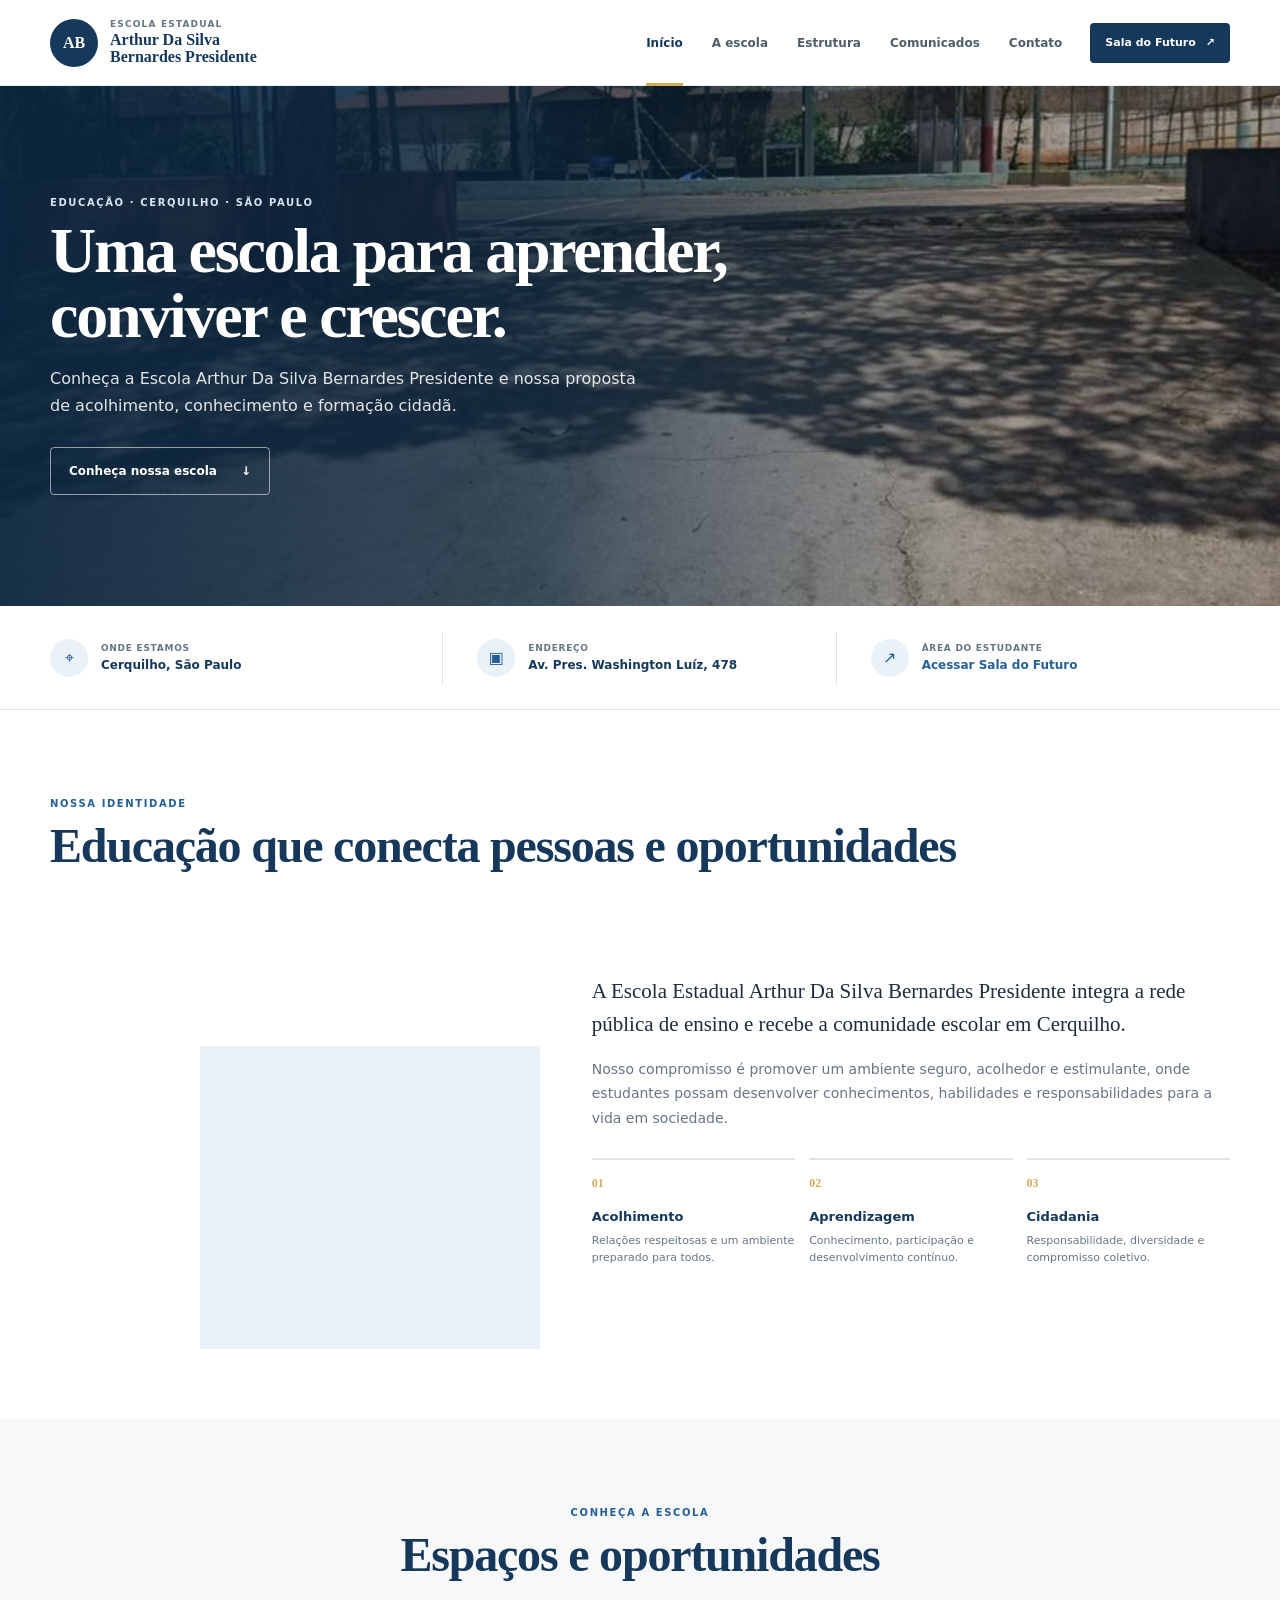
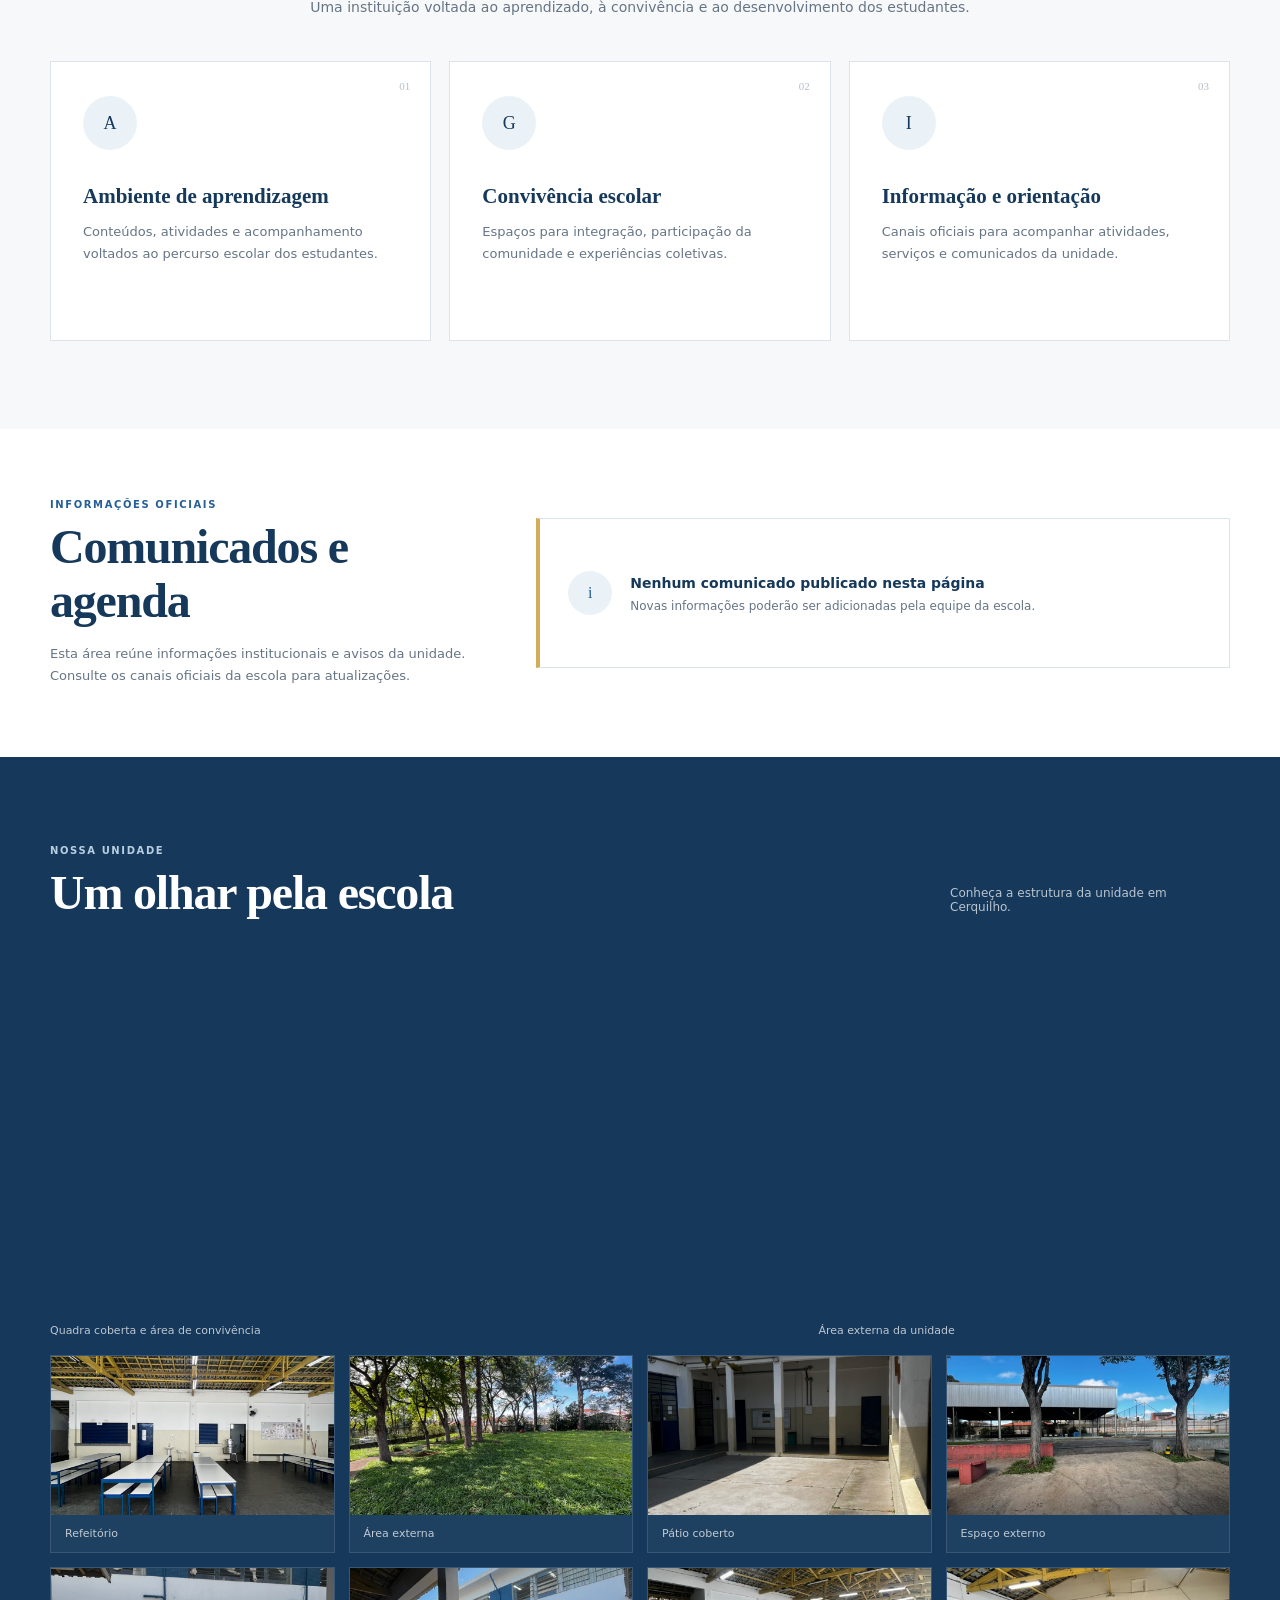
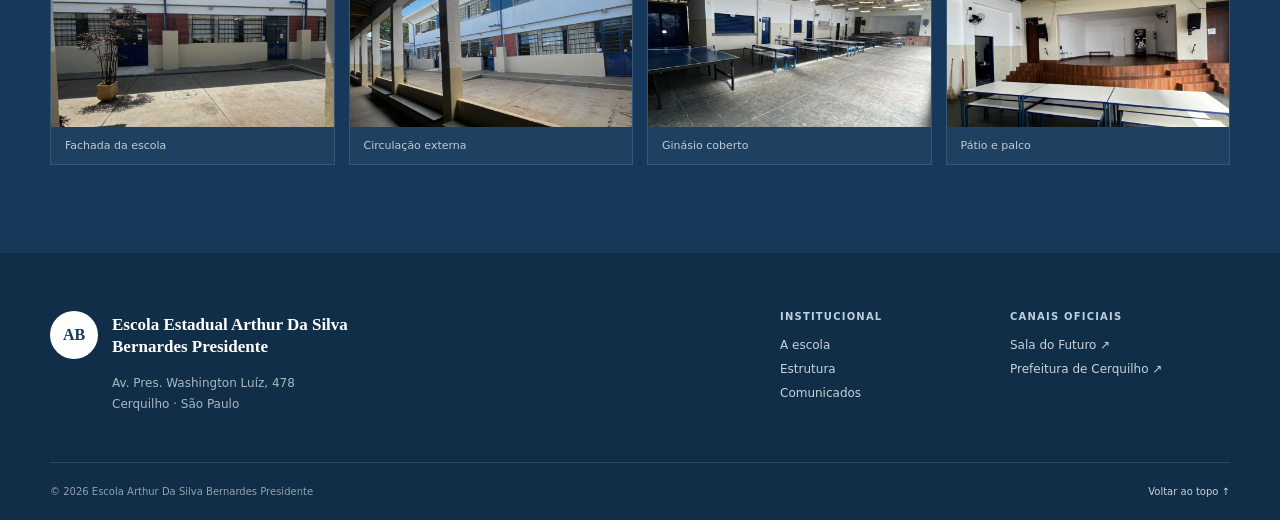
<file: index.html>
<!DOCTYPE html>
<html lang="pt-BR">
<head>
    <meta charset="UTF-8">
    <meta name="viewport" content="width=device-width, initial-scale=1.0">
    <meta name="description" content="Escola Arthur Da Silva Bernardes Presidente, em Cerquilho, São Paulo. Conheça nossa instituição, estrutura e canais oficiais.">
    <meta name="theme-color" content="#15385b">
    <title>Escola Arthur Da Silva Bernardes Presidente | Cerquilho</title>
    <link rel="stylesheet" href="style.css">
    <script src="javascript.js" defer></script>
</head>
<body>
    <a class="skip-link" href="#conteudo">Pular para o conteúdo</a>

    <header class="site-header">
        <div class="header-inner">
            <a class="brand" href="#inicio" aria-label="Página inicial da Escola Arthur Da Silva Bernardes Presidente">
                <span class="brand-mark" aria-hidden="true">AB</span>
                <span class="brand-copy">
                    <small>Escola Estadual</small>
                    <strong>Arthur Da Silva<br>Bernardes Presidente</strong>
                </span>
            </a>

            <button class="menu-toggle" type="button" aria-expanded="false" aria-controls="main-nav" aria-label="Abrir menu">
                <span></span><span></span><span></span>
            </button>

            <nav class="main-nav" id="main-nav" aria-label="Navegação principal">
                <a class="is-active" href="#inicio">Início</a>
                <a href="#institucional">A escola</a>
                <a href="#estrutura">Estrutura</a>
                <a href="#comunicados">Comunicados</a>
                <a href="#contato">Contato</a>
            </nav>

            <a class="portal-button" href="https://saladofuturo.educacao.sp.gov.br/" target="_blank" rel="noopener noreferrer">
                Sala do Futuro <span aria-hidden="true">↗</span>
            </a>
        </div>
    </header>

    <main id="conteudo">
        <section class="hero" id="inicio" aria-labelledby="hero-title">
            <img src="images/escola-quadra-optimized.jpg" srcset="images/escola-quadra-optimized-480.jpg 480w, images/escola-quadra-optimized.jpg 900w" sizes="100vw" alt="Quadra coberta da Escola Arthur Da Silva Bernardes Presidente" fetchpriority="high" decoding="async">
            <div class="hero-overlay"></div>
            <div class="hero-inner">
                <p class="eyebrow light">Educação · Cerquilho · São Paulo</p>
                <h1 id="hero-title">Uma escola para aprender,<br>conviver e crescer.</h1>
                <p>Conheça a Escola Arthur Da Silva Bernardes Presidente e nossa proposta de acolhimento, conhecimento e formação cidadã.</p>
                <a class="hero-button" href="#institucional">Conheça nossa escola <span aria-hidden="true">↓</span></a>
            </div>
        </section>

        <section class="quick-info" aria-label="Informações da unidade">
            <div class="quick-info-inner">
                <article>
                    <span class="info-icon" aria-hidden="true">⌖</span>
                    <div><small>Onde estamos</small><strong>Cerquilho, São Paulo</strong></div>
                </article>
                <article>
                    <span class="info-icon" aria-hidden="true">▣</span>
                    <div><small>Endereço</small><strong>Av. Pres. Washington Luíz, 478</strong></div>
                </article>
                <a href="https://saladofuturo.educacao.sp.gov.br/" target="_blank" rel="noopener noreferrer">
                    <span class="info-icon" aria-hidden="true">↗</span>
                    <div><small>Área do estudante</small><strong>Acessar Sala do Futuro</strong></div>
                </a>
            </div>
        </section>

        <section class="institutional section" id="institucional" aria-labelledby="institutional-title">
            <div class="section-inner">
                <div class="section-heading">
                    <p class="eyebrow">Nossa identidade</p>
                    <h2 id="institutional-title">Educação que conecta pessoas e oportunidades</h2>
                </div>
                <div class="institutional-grid">
                    <div class="institutional-photo">
                        <img src="images/escola-bicicletario-optimized.jpg" srcset="images/escola-bicicletario-optimized-480.jpg 480w, images/escola-bicicletario-optimized.jpg 900w" sizes="(max-width: 820px) calc(100vw - 40px), 44vw" alt="Área externa e bicicletário da escola" loading="lazy" decoding="async">
                    </div>
                    <div class="institutional-content">
                        <p class="lead">A Escola Estadual Arthur Da Silva Bernardes Presidente integra a rede pública de ensino e recebe a comunidade escolar em Cerquilho.</p>
                        <p>Nosso compromisso é promover um ambiente seguro, acolhedor e estimulante, onde estudantes possam desenvolver conhecimentos, habilidades e responsabilidades para a vida em sociedade.</p>
                        <div class="values-grid" aria-label="Valores institucionais">
                            <article><strong>01</strong><h3>Acolhimento</h3><p>Relações respeitosas e um ambiente preparado para todos.</p></article>
                            <article><strong>02</strong><h3>Aprendizagem</h3><p>Conhecimento, participação e desenvolvimento contínuo.</p></article>
                            <article><strong>03</strong><h3>Cidadania</h3><p>Responsabilidade, diversidade e compromisso coletivo.</p></article>
                        </div>
                    </div>
                </div>
            </div>
        </section>

        <section class="structure section" id="estrutura" aria-labelledby="structure-title">
            <div class="section-inner">
                <div class="section-heading centered">
                    <p class="eyebrow">Conheça a escola</p>
                    <h2 id="structure-title">Espaços e oportunidades</h2>
                    <p>Uma instituição voltada ao aprendizado, à convivência e ao desenvolvimento dos estudantes.</p>
                </div>
                <div class="feature-grid">
                    <article class="feature-card">
                        <span class="feature-number">01</span>
                        <div class="feature-icon" aria-hidden="true">A</div>
                        <h3>Ambiente de aprendizagem</h3>
                        <p>Conteúdos, atividades e acompanhamento voltados ao percurso escolar dos estudantes.</p>
                    </article>
                    <article class="feature-card">
                        <span class="feature-number">02</span>
                        <div class="feature-icon" aria-hidden="true">G</div>
                        <h3>Convivência escolar</h3>
                        <p>Espaços para integração, participação da comunidade e experiências coletivas.</p>
                    </article>
                    <article class="feature-card">
                        <span class="feature-number">03</span>
                        <div class="feature-icon" aria-hidden="true">I</div>
                        <h3>Informação e orientação</h3>
                        <p>Canais oficiais para acompanhar atividades, serviços e comunicados da unidade.</p>
                    </article>
                </div>
            </div>
        </section>

        <section class="announcements section" id="comunicados" aria-labelledby="announcements-title">
            <div class="section-inner announcements-inner">
                <div>
                    <p class="eyebrow">Informações oficiais</p>
                    <h2 id="announcements-title">Comunicados e agenda</h2>
                    <p>Esta área reúne informações institucionais e avisos da unidade. Consulte os canais oficiais da escola para atualizações.</p>
                </div>
                <div class="announcement-empty">
                    <span aria-hidden="true">i</span>
                    <div><strong>Nenhum comunicado publicado nesta página</strong><p>Novas informações poderão ser adicionadas pela equipe da escola.</p></div>
                </div>
            </div>
        </section>

        <section class="gallery section" aria-labelledby="gallery-title">
            <div class="section-inner">
                <div class="gallery-heading">
                    <div><p class="eyebrow">Nossa unidade</p><h2 id="gallery-title">Um olhar pela escola</h2></div>
                    <p>Conheça a estrutura da unidade em Cerquilho.</p>
                </div>
                <div class="gallery-grid">
                    <figure>
                        <img src="images/escola-quadra-optimized.jpg" srcset="images/escola-quadra-optimized-480.jpg 480w, images/escola-quadra-optimized.jpg 900w" sizes="(max-width: 640px) calc(100vw - 40px), 62vw" alt="Quadra coberta da escola" loading="lazy" decoding="async">
                        <figcaption>Quadra coberta e área de convivência</figcaption>
                    </figure>
                    <figure>
                        <img src="images/escola-bicicletario-optimized.jpg" srcset="images/escola-bicicletario-optimized-480.jpg 480w, images/escola-bicicletario-optimized.jpg 900w" sizes="(max-width: 640px) calc(100vw - 40px), 38vw" alt="Área externa e bicicletário da escola" loading="lazy" decoding="async">
                        <figcaption>Área externa da unidade</figcaption>
                    </figure>
                </div>
                <div class="photo-grid" aria-label="Fotos da escola">
                    <figure>
                        <img src="images/WhatsApp Image 2026-10-31 at 21.19.41.jpeg" alt="Refeitório da escola com mesas e bancos" decoding="async">
                        <figcaption>Refeitório</figcaption>
                    </figure>
                    <figure>
                        <img src="images/WhatsApp Image 2026-10-31 at 21.19.42.jpeg" alt="Área arborizada externa da escola" decoding="async">
                        <figcaption>Área externa</figcaption>
                    </figure>
                    <figure>
                        <img src="images/WhatsApp Image 2026-10-31 at 21.19.42 (1).jpeg" alt="Pátio coberto da unidade" decoding="async">
                        <figcaption>Pátio coberto</figcaption>
                    </figure>
                    <figure>
                        <img src="images/WhatsApp Image 2026-10-31 at 21.19.42 (2).jpeg" alt="Vista da área externa da escola" decoding="async">
                        <figcaption>Espaço externo</figcaption>
                    </figure>
                    <figure>
                        <img src="images/WhatsApp Image 2026-10-31 at 21.19.43.jpeg" alt="Fachada e entrada da escola" decoding="async">
                        <figcaption>Fachada da escola</figcaption>
                    </figure>
                    <figure>
                        <img src="images/WhatsApp Image 2026-10-31 at 21.19.43 (1).jpeg" alt="Corredor coberto com vista para o pátio" decoding="async">
                        <figcaption>Circulação externa</figcaption>
                    </figure>
                    <figure>
                        <img src="images/WhatsApp Image 2026-10-31 at 21.19.43 (2).jpeg" alt="Ginásio coberto da escola com mesas de tênis de mesa" decoding="async">
                        <figcaption>Ginásio coberto</figcaption>
                    </figure>
                    <figure>
                        <img src="images/WhatsApp Image 2026-10-31 at 21.19.43 (3).jpeg" alt="Pátio coberto com palco e mesas" decoding="async">
                        <figcaption>Pátio e palco</figcaption>
                    </figure>
                </div>
            </div>
        </section>
    </main>

    <footer class="site-footer" id="contato">
        <div class="footer-inner">
            <div class="footer-school">
                <span class="brand-mark" aria-hidden="true">AB</span>
                <div><strong>Escola Estadual Arthur Da Silva<br>Bernardes Presidente</strong><p>Av. Pres. Washington Luíz, 478<br>Cerquilho · São Paulo</p></div>
            </div>
            <div class="footer-links">
                <strong>Institucional</strong>
                <a href="#institucional">A escola</a>
                <a href="#estrutura">Estrutura</a>
                <a href="#comunicados">Comunicados</a>
            </div>
            <div class="footer-links">
                <strong>Canais oficiais</strong>
                <a href="https://saladofuturo.educacao.sp.gov.br/" target="_blank" rel="noopener noreferrer">Sala do Futuro ↗</a>
                <a href="https://www.cerquilho.sp.gov.br/" target="_blank" rel="noopener noreferrer">Prefeitura de Cerquilho ↗</a>
            </div>
        </div>
        <div class="footer-bottom">
            <span>© <span id="current-year">2026</span> Escola Arthur Da Silva Bernardes Presidente</span>
            <a href="#inicio">Voltar ao topo ↑</a>
        </div>
    </footer>
</body>
</html>
</file>
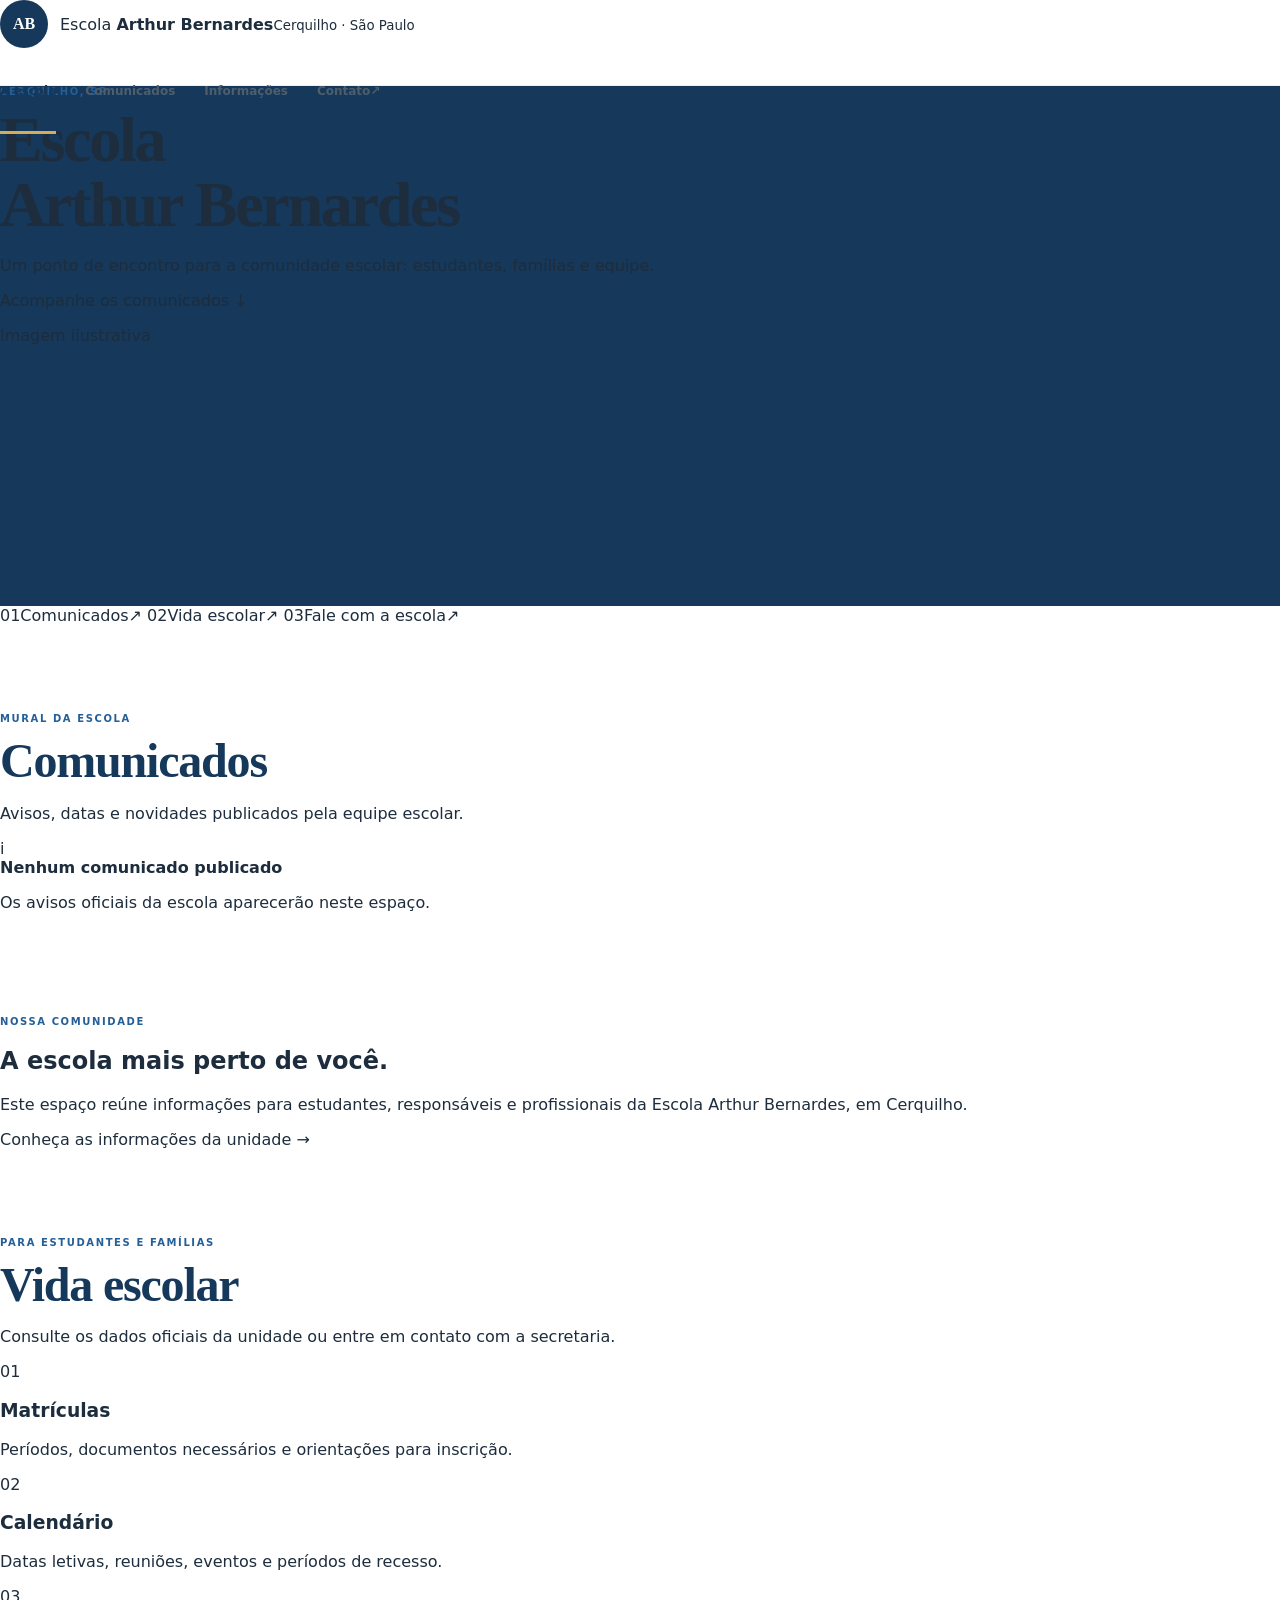
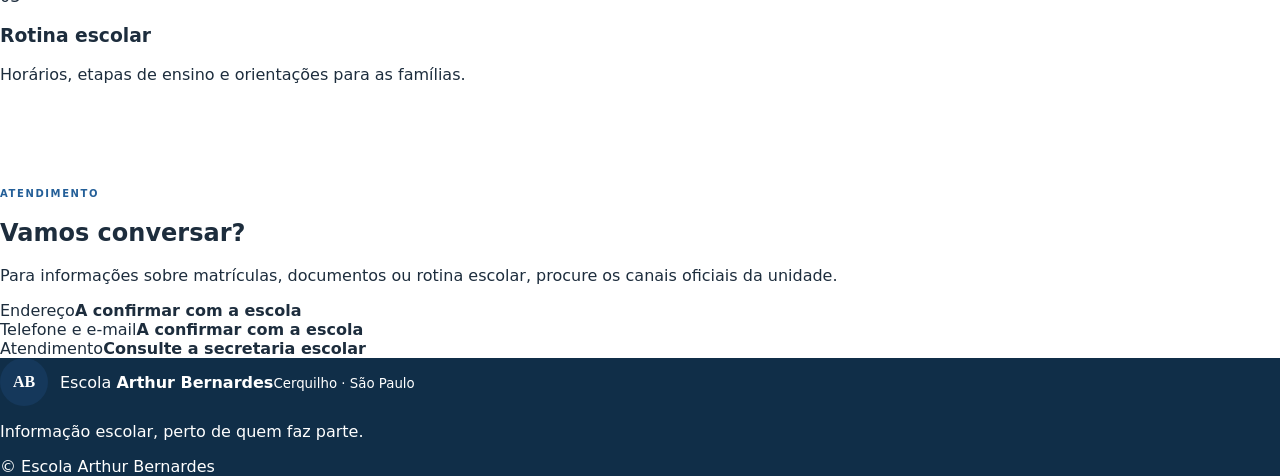
<file: site.html>
<!DOCTYPE html>
<html lang="pt-BR">
<head>
    <meta charset="UTF-8">
    <meta name="viewport" content="width=device-width, initial-scale=1.0">
    <meta name="description" content="Informações e comunicados da Escola Arthur Bernardes, em Cerquilho, SP.">
    <meta name="theme-color" content="#f7f7f2">
    <title>Escola Arthur Bernardes | Cerquilho</title>
    <link rel="preconnect" href="https://fonts.googleapis.com">
    <link rel="preconnect" href="https://fonts.gstatic.com" crossorigin>
    <link href="https://fonts.googleapis.com/css2?family=DM+Sans:wght@400;500;600;700&family=Fraunces:opsz,wght@9..144,500;9..144,600&display=swap" rel="stylesheet">
    <link rel="stylesheet" href="style.css">
    <script src="javascript.js" defer></script>
</head>
<body>
    <a class="skip-link" href="#conteudo">Pular para o conteúdo</a>
    <header class="site-header">
        <a class="brand" href="#inicio" aria-label="Escola Arthur Bernardes, página inicial">
            <span class="brand-mark" aria-hidden="true">AB</span>
            <span class="brand-name">Escola <strong>Arthur Bernardes</strong><small>Cerquilho · São Paulo</small></span>
        </a>
        <button class="menu-toggle" type="button" aria-expanded="false" aria-controls="main-nav" aria-label="Abrir menu">
            <span></span><span></span>
        </button>
        <nav class="main-nav" id="main-nav" aria-label="Navegação principal">
            <a href="#escola">A escola</a>
            <a href="#comunicados">Comunicados</a>
            <a href="#informacoes">Informações</a>
            <a class="nav-contact" href="#contato">Contato <span aria-hidden="true">↗</span></a>
        </nav>
    </header>

    <main id="conteudo">
        <section class="hero" id="inicio" aria-labelledby="hero-title">
            <div class="hero-shade"></div>
            <div class="hero-content">
                <p class="eyebrow"><span></span> Cerquilho, SP</p>
                <h1 id="hero-title">Escola<br>Arthur Bernardes</h1>
                <p class="hero-copy">Um ponto de encontro para a comunidade escolar: estudantes, famílias e equipe.</p>
                <a class="button button-light" href="#comunicados">Acompanhe os comunicados <span aria-hidden="true">↓</span></a>
            </div>
            <p class="image-credit">Imagem ilustrativa</p>
        </section>

        <section class="quick-links" aria-label="Acesso rápido">
            <a href="#comunicados"><span class="quick-number">01</span><span>Comunicados</span><span class="arrow" aria-hidden="true">↗</span></a>
            <a href="#informacoes"><span class="quick-number">02</span><span>Vida escolar</span><span class="arrow" aria-hidden="true">↗</span></a>
            <a href="#contato"><span class="quick-number">03</span><span>Fale com a escola</span><span class="arrow" aria-hidden="true">↗</span></a>
        </section>

        <section class="section notices" id="comunicados" aria-labelledby="notices-title">
            <div class="section-heading">
                <div>
                    <p class="eyebrow eyebrow-dark">Mural da escola</p>
                    <h2 id="notices-title">Comunicados</h2>
                </div>
                <p class="section-intro">Avisos, datas e novidades publicados pela equipe escolar.</p>
            </div>
            <div class="notice-empty">
                <span class="notice-icon" aria-hidden="true">i</span>
                <div><strong>Nenhum comunicado publicado</strong><p>Os avisos oficiais da escola aparecerão neste espaço.</p></div>
            </div>
        </section>

        <section class="school-section" id="escola" aria-labelledby="school-title">
            <div class="school-photo" role="img" aria-label="Sala de aula iluminada, imagem ilustrativa"></div>
            <div class="school-copy">
                <p class="eyebrow eyebrow-dark">Nossa comunidade</p>
                <h2 id="school-title">A escola mais perto de você.</h2>
                <p>Este espaço reúne informações para estudantes, responsáveis e profissionais da Escola Arthur Bernardes, em Cerquilho.</p>
                <a class="text-link" href="#informacoes">Conheça as informações da unidade <span aria-hidden="true">→</span></a>
            </div>
        </section>

        <section class="section information" id="informacoes" aria-labelledby="information-title">
            <div class="section-heading">
                <div>
                    <p class="eyebrow eyebrow-dark">Para estudantes e famílias</p>
                    <h2 id="information-title">Vida escolar</h2>
                </div>
                <p class="section-intro">Consulte os dados oficiais da unidade ou entre em contato com a secretaria.</p>
            </div>
            <div class="info-grid">
                <article class="info-item"><span class="info-index">01</span><h3>Matrículas</h3><p>Períodos, documentos necessários e orientações para inscrição.</p></article>
                <article class="info-item"><span class="info-index">02</span><h3>Calendário</h3><p>Datas letivas, reuniões, eventos e períodos de recesso.</p></article>
                <article class="info-item"><span class="info-index">03</span><h3>Rotina escolar</h3><p>Horários, etapas de ensino e orientações para as famílias.</p></article>
            </div>
        </section>

        <section class="contact-section" id="contato" aria-labelledby="contact-title">
            <div class="contact-heading">
                <p class="eyebrow">Atendimento</p>
                <h2 id="contact-title">Vamos conversar?</h2>
                <p>Para informações sobre matrículas, documentos ou rotina escolar, procure os canais oficiais da unidade.</p>
            </div>
            <div class="contact-details">
                <div><span>Endereço</span><strong>A confirmar com a escola</strong></div>
                <div><span>Telefone e e-mail</span><strong>A confirmar com a escola</strong></div>
                <div><span>Atendimento</span><strong>Consulte a secretaria escolar</strong></div>
            </div>
        </section>
    </main>

    <footer class="site-footer">
        <a class="brand footer-brand" href="#inicio">
            <span class="brand-mark" aria-hidden="true">AB</span>
            <span class="brand-name">Escola <strong>Arthur Bernardes</strong><small>Cerquilho · São Paulo</small></span>
        </a>
        <p>Informação escolar, perto de quem faz parte.</p>
        <span class="copyright">© <span id="year"></span> Escola Arthur Bernardes</span>
    </footer>
</body>
</html>
</file>
<file: style.css>
:root {
    --navy: #15385b;
    --navy-deep: #0e2943;
    --blue: #245f98;
    --sky: #eaf2f7;
    --gold: #d4ad58;
    --ink: #1d2d3d;
    --muted: #667585;
    --paper: #f7f8f9;
    --line: #dde4e9;
    --white: #ffffff;
    --font: system-ui, -apple-system, BlinkMacSystemFont, "Segoe UI", sans-serif;
}

* { box-sizing: border-box; }
html { scroll-behavior: smooth; scroll-padding-top: 86px; }
body { margin: 0; background: var(--white); color: var(--ink); font-family: var(--font); -webkit-font-smoothing: antialiased; }
body.menu-open { overflow: hidden; }
a { color: inherit; text-decoration: none; }
img { display: block; max-width: 100%; }
.skip-link { position: fixed; z-index: 50; top: 8px; left: 8px; padding: 12px 16px; transform: translateY(-160%); background: var(--white); color: var(--navy); border-radius: 4px; }
.skip-link:focus { transform: translateY(0); }

.site-header { position: sticky; z-index: 30; top: 0; height: 86px; border-bottom: 1px solid rgba(21, 56, 91, .08); background: rgba(255, 255, 255, .98); }
.header-inner { width: min(1180px, calc(100% - 48px)); height: 100%; margin: 0 auto; display: flex; align-items: center; }
.brand { display: flex; align-items: center; gap: 12px; }
.brand-mark { display: grid; width: 48px; height: 48px; flex: 0 0 auto; place-items: center; border-radius: 50%; background: var(--navy); color: var(--white); font-family: Georgia, serif; font-size: 16px; font-weight: 700; }
.brand-copy { display: flex; flex-direction: column; }
.brand-copy small { margin-bottom: 3px; color: var(--muted); font-size: 9px; font-weight: 700; letter-spacing: .13em; text-transform: uppercase; }
.brand-copy strong { color: var(--navy); font-family: Georgia, "Times New Roman", serif; font-size: 16px; line-height: 1.05; }
.main-nav { display: flex; align-items: center; gap: 29px; margin-left: auto; }
.main-nav a { position: relative; height: 86px; display: flex; align-items: center; color: #4f5e6d; font-size: 12px; font-weight: 650; }
.main-nav a::after { content: ""; position: absolute; right: 0; bottom: 0; left: 0; height: 3px; transform: scaleX(0); background: var(--gold); transition: transform .2s ease; }
.main-nav a:hover, .main-nav a.is-active { color: var(--navy); }
.main-nav a.is-active::after { transform: scaleX(1); }
.portal-button { min-height: 40px; display: inline-flex; align-items: center; gap: 10px; margin-left: 28px; padding: 0 15px; border-radius: 4px; background: var(--navy); color: var(--white); font-size: 11px; font-weight: 750; }
.portal-button:hover { background: var(--navy-deep); }
.menu-toggle { display: none; }

.hero { position: relative; height: 520px; overflow: hidden; background: var(--navy); }
.hero > img { position: absolute; width: 100%; height: 100%; object-fit: cover; object-position: center 55%; }
.hero-overlay { position: absolute; inset: 0; background: linear-gradient(90deg, rgba(10, 38, 64, .92) 0%, rgba(10, 38, 64, .72) 42%, rgba(10, 38, 64, .12) 78%, rgba(10, 38, 64, .05) 100%); }
.hero-inner { position: relative; width: min(1180px, calc(100% - 48px)); height: 100%; margin: 0 auto; display: flex; flex-direction: column; align-items: flex-start; justify-content: center; color: var(--white); }
.eyebrow { margin: 0 0 10px; color: var(--blue); font-size: 10px; font-weight: 800; letter-spacing: .16em; text-transform: uppercase; }
.eyebrow.light { color: #d7e5f2; }
.hero h1 { max-width: 730px; margin: 0 0 18px; font-family: Georgia, "Times New Roman", serif; font-size: clamp(44px, 5vw, 68px); line-height: 1.02; letter-spacing: -.035em; }
.hero-inner > p:not(.eyebrow) { max-width: 590px; margin: 0 0 28px; color: rgba(255, 255, 255, .88); font-size: 16px; line-height: 1.65; }
.hero-button { min-height: 48px; display: inline-flex; align-items: center; gap: 24px; padding: 0 18px; border: 1px solid rgba(255, 255, 255, .55); border-radius: 4px; font-size: 12px; font-weight: 750; }
.hero-button:hover { background: var(--white); color: var(--navy); }

.quick-info { height: 104px; border-bottom: 1px solid var(--line); background: var(--white); }
.quick-info-inner { width: min(1180px, calc(100% - 48px)); height: 100%; margin: 0 auto; display: grid; grid-template-columns: repeat(3, 1fr); align-items: center; }
.quick-info article, .quick-info a { display: flex; min-height: 52px; align-items: center; gap: 13px; padding: 0 34px; border-right: 1px solid var(--line); }
.quick-info article:first-child { padding-left: 0; }
.quick-info a { border-right: 0; }
.quick-info article > div, .quick-info a > div { display: flex; flex-direction: column; gap: 5px; }
.quick-info small { color: var(--muted); font-size: 9px; font-weight: 700; letter-spacing: .08em; text-transform: uppercase; }
.quick-info strong { color: var(--navy); font-size: 12px; }
.quick-info a strong { color: var(--blue); }
.info-icon { display: grid; width: 38px; height: 38px; flex: 0 0 auto; place-items: center; border-radius: 50%; background: var(--sky); color: var(--blue); font-size: 16px; }

.section { padding: 88px 0; }
.section-inner { width: min(1180px, calc(100% - 48px)); margin: 0 auto; }
.section-heading h2, .announcements h2, .gallery-heading h2 { margin: 0; color: var(--navy); font-family: Georgia, "Times New Roman", serif; font-size: clamp(34px, 4vw, 48px); line-height: 1.12; letter-spacing: -.025em; }
.institutional-grid { display: grid; grid-template-columns: minmax(300px, .85fr) minmax(380px, 1.15fr); align-items: center; gap: 70px; margin-top: 38px; }
.institutional-photo { position: relative; }
.institutional-photo::before { content: ""; position: absolute; z-index: -1; right: -18px; bottom: -18px; width: 72%; height: 72%; background: var(--sky); }
.institutional-photo img { width: 100%; height: 420px; object-fit: cover; }
.institutional-content .lead { margin: 0 0 16px; color: var(--ink); font-family: Georgia, "Times New Roman", serif; font-size: 21px; line-height: 1.55; }
.institutional-content > p:not(.lead) { margin: 0 0 28px; color: var(--muted); font-size: 14px; line-height: 1.75; }
.values-grid { display: grid; grid-template-columns: repeat(3, 1fr); gap: 14px; }
.values-grid article { padding-top: 16px; border-top: 2px solid var(--line); }
.values-grid strong { display: block; margin-bottom: 18px; color: var(--gold); font-family: Georgia, serif; font-size: 12px; }
.values-grid h3 { margin: 0 0 8px; color: var(--navy); font-size: 13px; }
.values-grid p { margin: 0; color: var(--muted); font-size: 11px; line-height: 1.55; }

.structure { background: var(--paper); }
.section-heading.centered { max-width: 670px; margin: 0 auto; text-align: center; }
.section-heading.centered > p:last-child { margin: 14px 0 0; color: var(--muted); font-size: 14px; line-height: 1.7; }
.feature-grid { display: grid; grid-template-columns: repeat(3, 1fr); gap: 18px; margin-top: 42px; }
.feature-card { position: relative; min-height: 280px; padding: 34px 32px; border: 1px solid var(--line); background: var(--white); transition: transform .2s ease, box-shadow .2s ease; }
.feature-card:hover { transform: translateY(-4px); box-shadow: 0 16px 35px rgba(21, 56, 91, .08); }
.feature-number { position: absolute; top: 18px; right: 20px; color: #b4bec6; font-family: Georgia, serif; font-size: 11px; }
.feature-icon { display: grid; width: 54px; height: 54px; place-items: center; margin-bottom: 34px; border-radius: 50%; background: var(--sky); color: var(--navy); font-family: Georgia, serif; font-size: 18px; }
.feature-card h3 { margin: 0 0 12px; color: var(--navy); font-family: Georgia, serif; font-size: 21px; }
.feature-card p { margin: 0; color: var(--muted); font-size: 13px; line-height: 1.7; }

.announcements { padding-top: 70px; padding-bottom: 70px; }
.announcements-inner { display: grid; grid-template-columns: .75fr 1.25fr; align-items: center; gap: 70px; }
.announcements-inner > div:first-child > p:last-child { max-width: 430px; margin: 15px 0 0; color: var(--muted); font-size: 13px; line-height: 1.7; }
.announcement-empty { display: flex; min-height: 150px; align-items: center; gap: 18px; padding: 24px 28px; border: 1px solid var(--line); border-left: 4px solid var(--gold); }
.announcement-empty > span { display: grid; width: 44px; height: 44px; flex: 0 0 auto; place-items: center; border-radius: 50%; background: var(--sky); color: var(--blue); font-family: Georgia, serif; }
.announcement-empty strong { color: var(--navy); font-size: 14px; }
.announcement-empty p { margin: 7px 0 0; color: var(--muted); font-size: 12px; }

.gallery { background: var(--navy); color: var(--white); }
.gallery-heading { display: flex; align-items: end; justify-content: space-between; gap: 30px; margin-bottom: 32px; }
.gallery-heading h2 { color: var(--white); }
.gallery-heading .eyebrow { color: #b8cee1; }
.gallery-heading > p { max-width: 280px; margin: 0 0 6px; color: rgba(255, 255, 255, .7); font-size: 12px; }
.gallery-grid { display: grid; grid-template-columns: 1.55fr .85fr; gap: 18px; }
.gallery-grid figure { min-width: 0; margin: 0; }
.gallery-grid img { width: 100%; height: 360px; object-fit: cover; }
.gallery-grid figure:last-child img { height: 360px; }
.gallery-grid figcaption { padding: 12px 0 0; color: rgba(255, 255, 255, .72); font-size: 11px; }
.photo-grid { display: grid; grid-template-columns: repeat(4, 1fr); gap: 14px; margin-top: 18px; }
.photo-grid figure { min-width: 0; margin: 0; overflow: hidden; border: 1px solid rgba(255, 255, 255, .12); background: rgba(255, 255, 255, .04); }
.photo-grid img { width: 100%; aspect-ratio: 16 / 9; height: auto; object-fit: cover; transition: transform .25s ease; }
.photo-grid figure:hover img { transform: scale(1.025); }
.photo-grid figcaption { padding: 12px 14px; color: rgba(255, 255, 255, .72); font-size: 11px; }

.site-footer { background: #102e48; color: var(--white); }
.footer-inner { width: min(1180px, calc(100% - 48px)); margin: 0 auto; display: grid; grid-template-columns: 1fr 180px 220px; gap: 50px; padding: 58px 0 48px; }
.footer-school { display: flex; align-items: flex-start; gap: 14px; }
.footer-school .brand-mark { background: var(--white); color: var(--navy); }
.footer-school strong { display: block; margin-top: 3px; font-family: Georgia, serif; font-size: 17px; line-height: 1.35; }
.footer-school p { margin: 14px 0 0; color: rgba(255,255,255,.65); font-size: 12px; line-height: 1.7; }
.footer-links { display: flex; flex-direction: column; gap: 10px; }
.footer-links strong { margin-bottom: 6px; color: #bcd0e1; font-size: 10px; letter-spacing: .12em; text-transform: uppercase; }
.footer-links a { color: rgba(255,255,255,.78); font-size: 12px; }
.footer-links a:hover { color: var(--white); }
.footer-bottom { width: min(1180px, calc(100% - 48px)); min-height: 58px; margin: 0 auto; display: flex; align-items: center; justify-content: space-between; border-top: 1px solid rgba(255,255,255,.12); color: rgba(255,255,255,.55); font-size: 10px; }
.footer-bottom a { color: rgba(255,255,255,.78); }

@media (max-width: 980px) {
    .header-inner { width: min(100% - 32px, 1180px); }
    .main-nav { gap: 17px; }
    .portal-button { margin-left: 16px; }
    .hero-inner, .quick-info-inner, .section-inner, .footer-inner, .footer-bottom { width: min(100% - 40px, 1180px); }
    .institutional-grid { gap: 40px; }
    .photo-grid { grid-template-columns: repeat(2, 1fr); }
}

@media (max-width: 820px) {
    .site-header { height: 74px; }
    .brand-mark { width: 42px; height: 42px; }
    .brand-copy strong { font-size: 14px; }
    .menu-toggle { width: 42px; height: 42px; margin-left: auto; display: flex; flex-direction: column; align-items: center; justify-content: center; gap: 5px; border: 1px solid var(--line); border-radius: 4px; background: var(--white); cursor: pointer; }
    .menu-toggle span { width: 18px; height: 2px; background: var(--navy); transition: transform .2s ease, opacity .2s ease; }
    .menu-toggle[aria-expanded="true"] span:nth-child(1) { transform: translateY(7px) rotate(45deg); }
    .menu-toggle[aria-expanded="true"] span:nth-child(2) { opacity: 0; }
    .menu-toggle[aria-expanded="true"] span:nth-child(3) { transform: translateY(-7px) rotate(-45deg); }
    .main-nav { position: fixed; z-index: 29; top: 74px; right: 0; left: 0; display: grid; gap: 0; padding: 10px 20px 18px; border-top: 1px solid var(--line); background: var(--white); box-shadow: 0 14px 28px rgba(21,56,91,.12); transform: translateY(-130%); transition: transform .22s ease; }
    .main-nav.is-open { transform: translateY(0); }
    .main-nav a { height: 48px; border-bottom: 1px solid #edf1f4; }
    .main-nav a::after { display: none; }
    .portal-button { display: none; }
    .hero { height: 480px; }
    .quick-info { height: auto; padding: 18px 0; }
    .quick-info-inner { grid-template-columns: 1fr 1fr; }
    .quick-info article, .quick-info a { padding: 12px 18px; }
    .quick-info article:first-child { padding-left: 0; }
    .quick-info article:nth-child(2) { border-right: 0; }
    .quick-info a { grid-column: 1 / -1; border-top: 1px solid var(--line); }
    .institutional-grid { grid-template-columns: 1fr; }
    .institutional-photo img { height: 350px; }
    .announcements-inner { grid-template-columns: 1fr; gap: 28px; }
    .footer-inner { grid-template-columns: 1fr 1fr; }
    .footer-school { grid-column: 1 / -1; }
}

@media (max-width: 640px) {
    html { scroll-padding-top: 74px; }
    .header-inner, .hero-inner, .quick-info-inner, .section-inner, .footer-inner, .footer-bottom { width: calc(100% - 32px); }
    .brand-copy small { display: none; }
    .brand-copy strong { font-size: 12px; }
    .hero { height: 470px; }
    .hero > img { object-position: 64% center; }
    .hero-overlay { background: linear-gradient(90deg, rgba(10,38,64,.92), rgba(10,38,64,.55)); }
    .hero h1 { font-size: 42px; }
    .hero-inner > p:not(.eyebrow) { max-width: 430px; font-size: 14px; }
    .quick-info-inner { grid-template-columns: 1fr; }
    .quick-info article, .quick-info a { border-right: 0; border-top: 1px solid var(--line); padding: 12px 0; }
    .quick-info article:first-child { border-top: 0; }
    .quick-info article:nth-child(2) { border-top: 1px solid var(--line); }
    .section { padding: 64px 0; }
    .section-heading h2, .announcements h2, .gallery-heading h2 { font-size: 34px; }
    .institutional-grid { margin-top: 28px; }
    .institutional-photo img { height: 280px; }
    .institutional-content .lead { font-size: 18px; }
    .values-grid { grid-template-columns: 1fr; }
    .values-grid article { display: grid; grid-template-columns: 38px 1fr; column-gap: 8px; }
    .values-grid strong { grid-row: 1 / 3; margin: 0; }
    .values-grid h3 { margin: 0 0 5px; }
    .feature-grid { grid-template-columns: 1fr; }
    .feature-card { min-height: 230px; }
    .announcements { padding-top: 58px; padding-bottom: 58px; }
    .announcement-empty { min-height: 130px; padding: 20px; }
    .gallery-heading { align-items: flex-start; flex-direction: column; }
    .gallery-grid { grid-template-columns: 1fr; }
    .gallery-grid img, .gallery-grid figure:last-child img { height: 260px; }
    .photo-grid { grid-template-columns: 1fr 1fr; gap: 12px; }
    .footer-inner { grid-template-columns: 1fr 1fr; gap: 38px 24px; padding: 46px 0 36px; }
    .footer-bottom { min-height: 72px; align-items: flex-start; flex-direction: column; justify-content: center; gap: 8px; }
}

@media (max-width: 420px) {
    .brand-copy strong { max-width: 210px; }
    .hero h1 { font-size: 36px; }
    .hero-button { gap: 14px; }
    .institutional-photo img { height: 230px; }
    .footer-inner { grid-template-columns: 1fr; }
    .footer-school { grid-column: auto; }
}

@media (prefers-reduced-motion: reduce) {
    *, *::before, *::after { scroll-behavior: auto !important; transition-duration: .01ms !important; }
}
</file>
